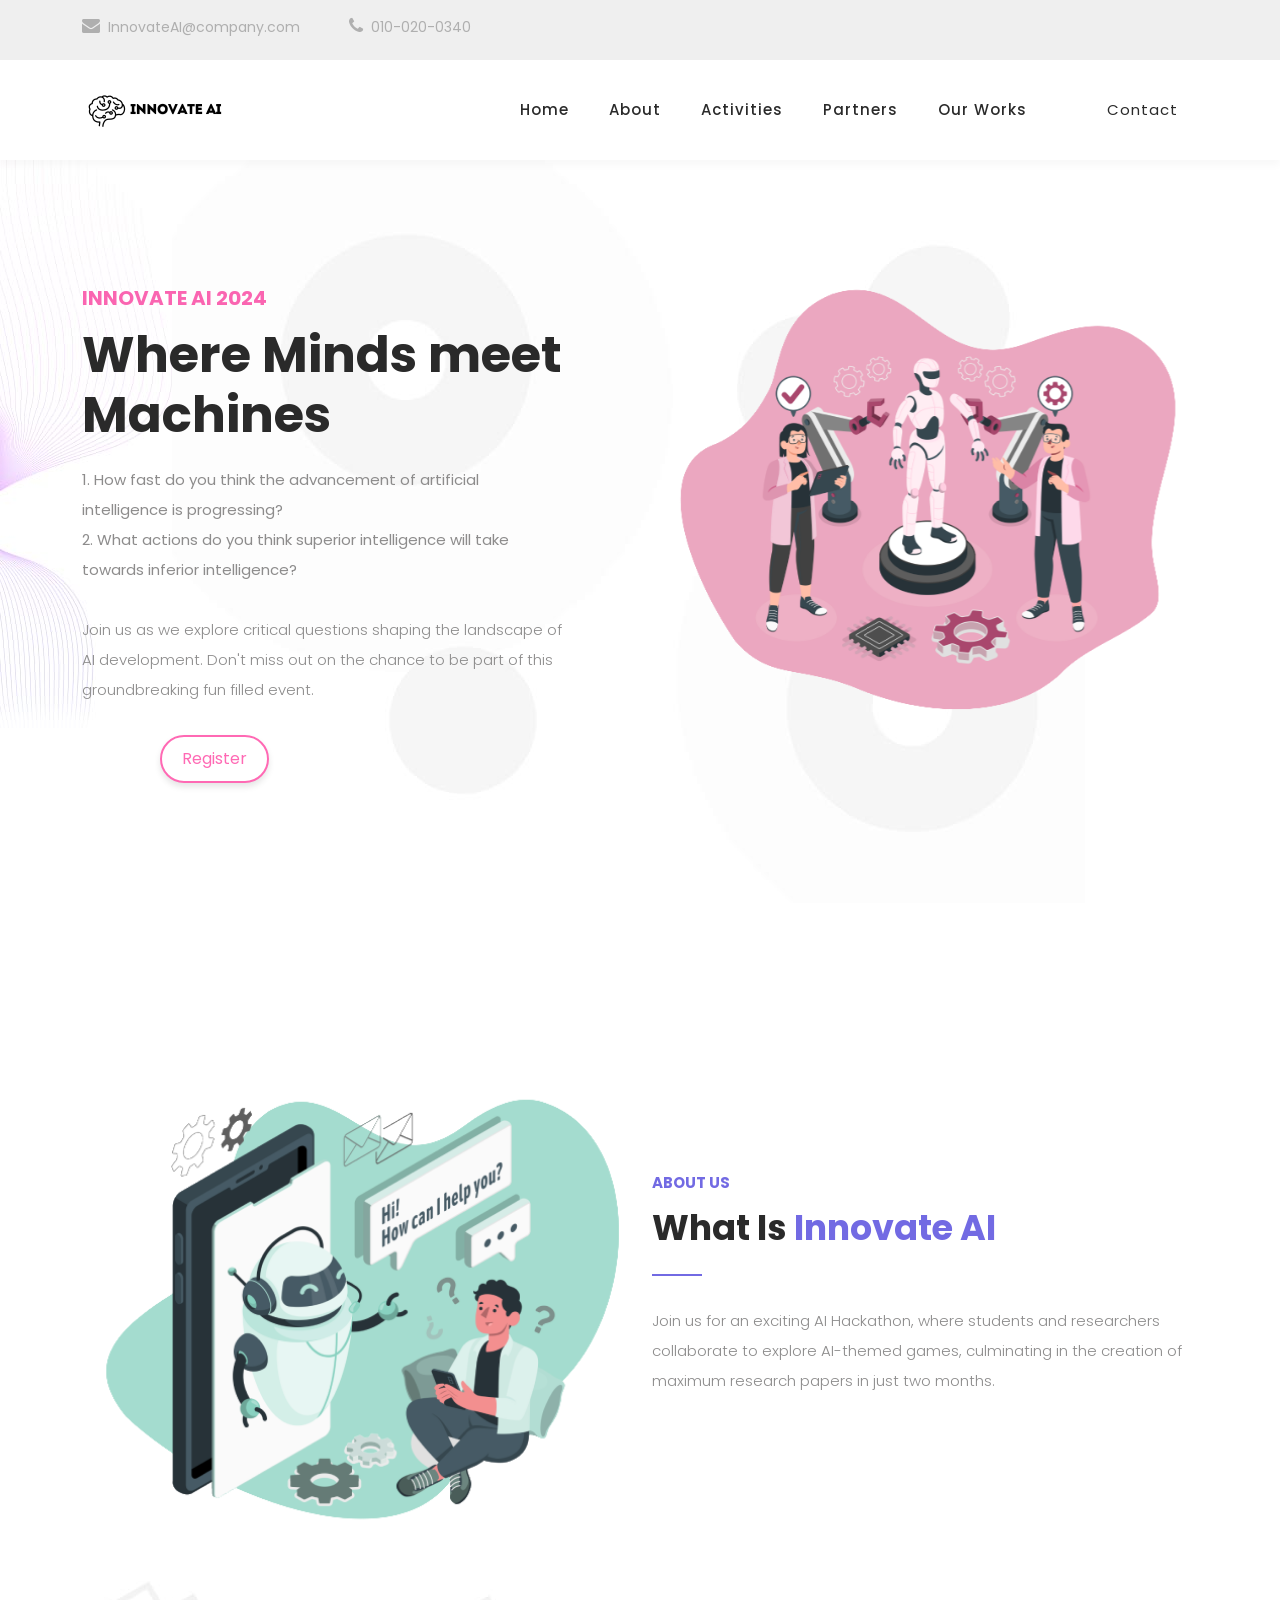
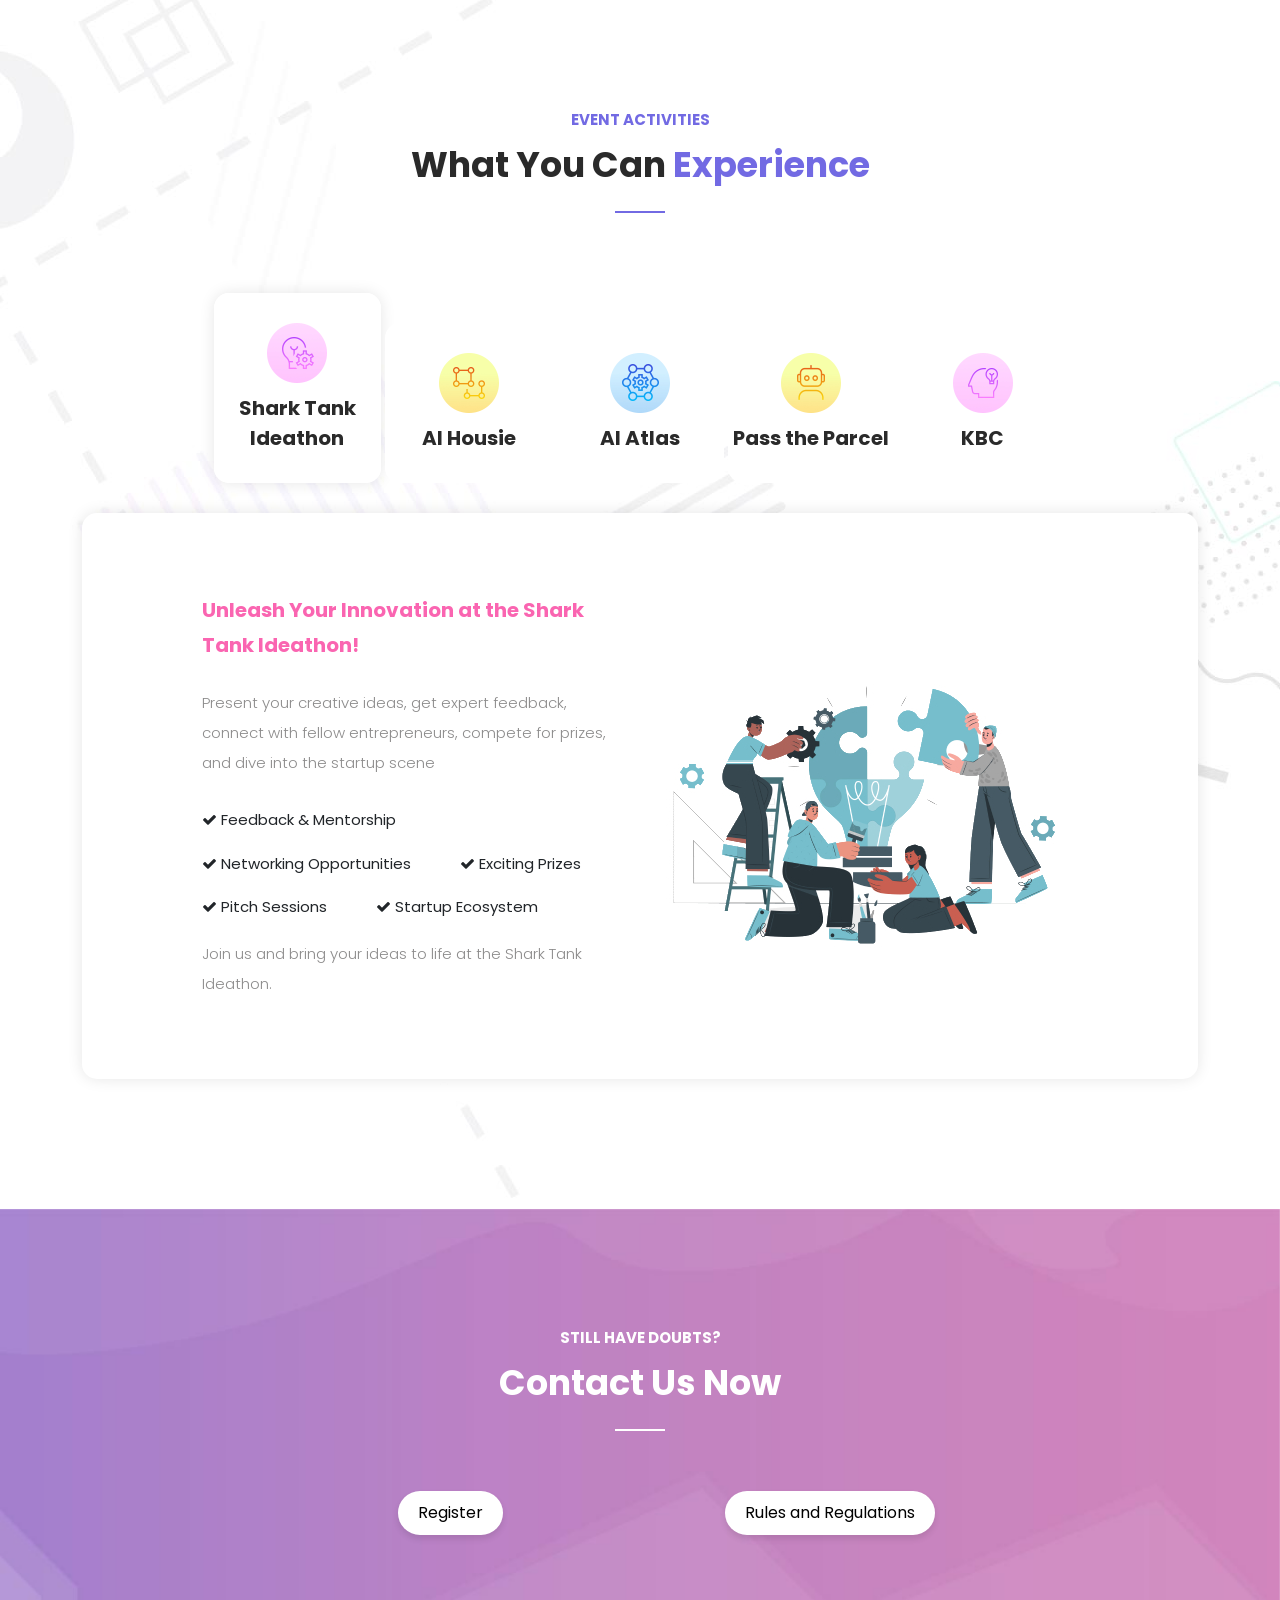
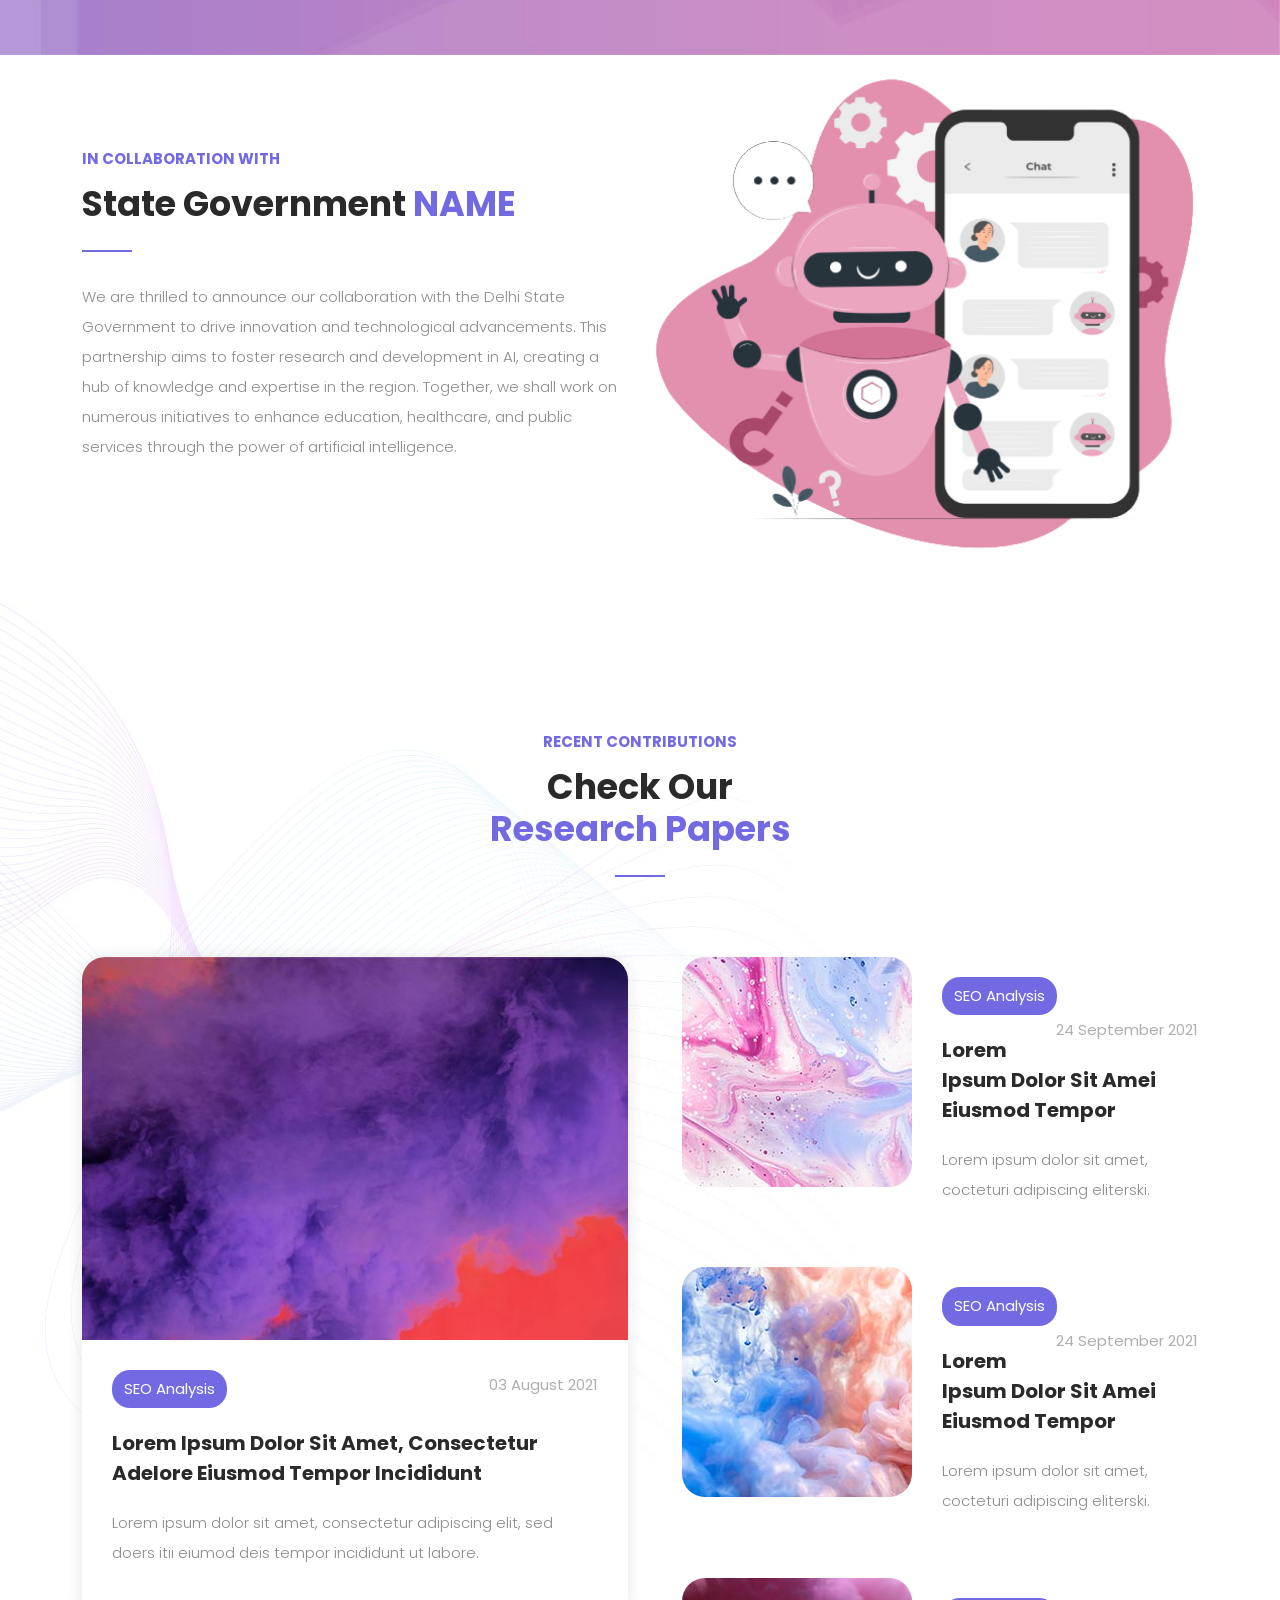
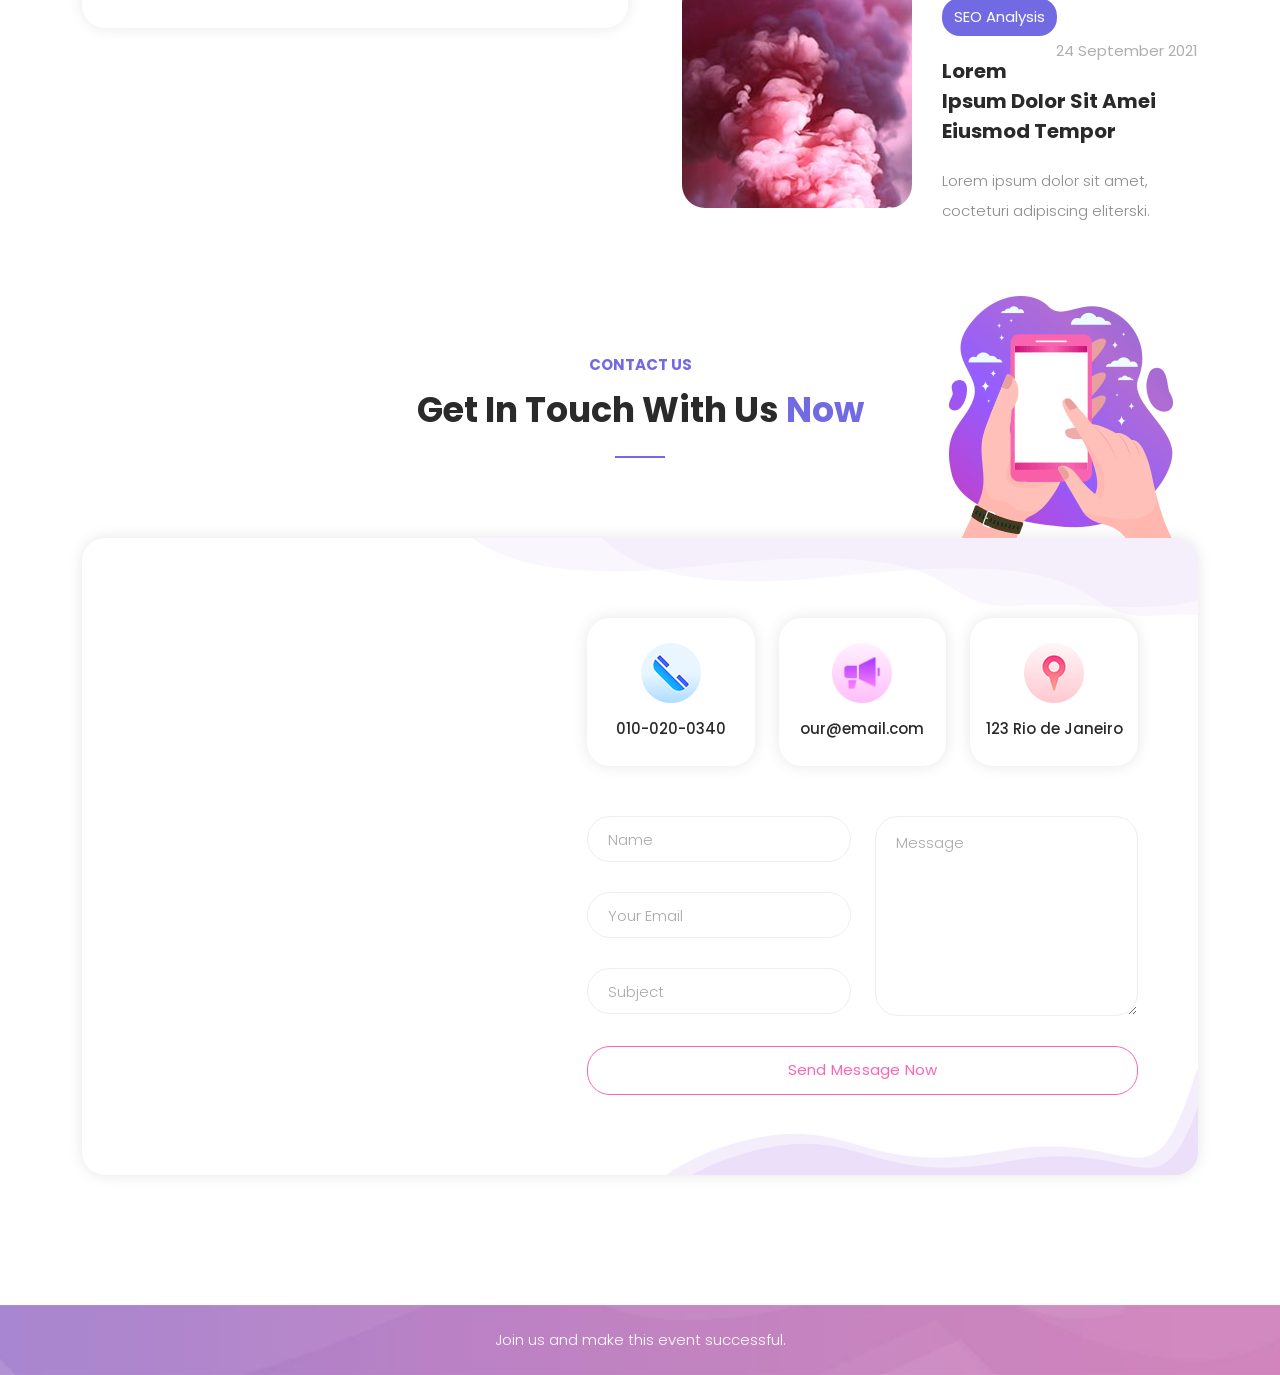
<file: index.html>
<!DOCTYPE html>
<html lang="en">

  <head>

    <meta charset="UTF-8">
    <meta name="viewport" content="width=device-width, initial-scale=1, shrink-to-fit=no">
    <meta name="description" content="">
    <meta name="author" content="">
    <link rel="preconnect" href="https://fonts.googleapis.com">
    <link rel="preconnect" href="https://fonts.gstatic.com" crossorigin>
    <link href="https://fonts.googleapis.com/css2?family=Poppins:wght@100;200;300;400;500;600;700;800;900&display=swap" rel="stylesheet">

    <title>Innovate AI</title>

    <!-- Bootstrap core CSS -->
    <link href="vendor/bootstrap/css/bootstrap.min.css" rel="stylesheet">


    <!-- Additional CSS Files -->
    <link rel="stylesheet" href="assets/css/fontawesome.css">
    <link rel="stylesheet" href="assets/css/templatemo-digimedia-v1.css">
    <link rel="stylesheet" href="assets/css/animated.css">
    <link rel="stylesheet" href="assets/css/owl.css">
<!--

TemplateMo 568 DigiMedia

https://templatemo.com/tm-568-digimedia

-->
  </head>

<body>

  <!-- ***** Preloader Start ***** -->
  <div id="js-preloader" class="js-preloader">
    <div class="preloader-inner">
      <span class="dot"></span>
      <div class="dots">
        <span></span>
        <span></span>
        <span></span>
      </div>
    </div>
  </div>
  <!-- ***** Preloader End ***** -->

  <!-- Pre-header Starts -->
  <div class="pre-header">
    <div class="container">
      <div class="row">
        <div class="col-lg-8 col-sm-8 col-7">
          <ul class="info">
            <li><a href="#"><i class="fa fa-envelope"></i>InnovateAI@company.com</a></li>
            <li><a href="#"><i class="fa fa-phone"></i>010-020-0340</a></li>
          </ul>
        </div>
        <div class="col-lg-4 col-sm-4 col-5">
          <!--<ul class="social-media">
            <li><a href="#"><i class="fa fa-facebook"></i></a></li>
            <li><a href="#"><i class="fa fa-behance"></i></a></li>
            <li><a href="#"><i class="fa fa-twitter"></i></a></li>
            <li><a href="#"><i class="fa fa-dribbble"></i></a></li>
          </ul>-->
        </div>
      </div>
    </div>
  </div>
  <!-- Pre-header End -->

  <!-- ***** Header Area Start ***** -->
  <header class="header-area header-sticky wow slideInDown" data-wow-duration="0.75s" data-wow-delay="0s">
    <div class="container">
      <div class="row">
        <div class="col-12">
          <nav class="main-nav">
            <!-- ***** Logo Start ***** -->
            <a href="index.html" class="logo">
              <img src="assets/images/logo-v1.png" alt=""> <!-- ***** CHANGE LOGOOOOOOOOOOO ***** -->
            </a>
            <!-- ***** Logo End ***** -->
            <!-- ***** Menu Start ***** -->
            <ul class="nav">
              <li class="scroll-to-section"><a href="#top" class="active">Home</a></li>
              <li class="scroll-to-section"><a href="#about">About</a></li>
              <li class="scroll-to-section"><a href="#services">Activities</a></li>
              <li class="scroll-to-section"><a href="#portfolio">Partners</a></li>
              <li class="scroll-to-section"><a href="#blog">Our Works</a></li>
              <li class="scroll-to-section"><a href="#contact">Contact</a></li> 
              <!--<li class="scroll-to-section"><div class="border-first-button"><a href="#contact">Free Quote</a></div></li> -->
            </ul>        
            <a class='menu-trigger'>
                <span>Menu</span>
            </a>
            <!-- ***** Menu End ***** -->
          </nav>
        </div>
      </div>
    </div>
  </header>
  <!-- ***** Header Area End ***** -->

  <div class="main-banner wow fadeIn" id="top" data-wow-duration="1s" data-wow-delay="0.5s">
    <div class="container">
      <div class="row">
        <div class="col-lg-12">
          <div class="row">
            <div class="col-lg-6 align-self-center">
              <div class="left-content show-up header-text wow fadeInLeft" data-wow-duration="1s" data-wow-delay="1s">
                <div class="row">
                  <div class="col-lg-12">
                    <h6>INNOVATE AI 2024</h6>
                    <h2>Where Minds meet Machines</h2>
                    <p><b>1. How fast do you think the advancement of artificial intelligence is progressing?<br>
                       2. What actions do you think superior intelligence will take towards inferior intelligence?</b><br><br>
                       Join us as we explore critical questions shaping the landscape of AI development.  Don't miss out on the 
                       chance to be part of this groundbreaking fun filled event. </p>
                  </div>
                  <div class="col-lg-12">
                    <div class="col-lg-6 col-sm-6 text-center">
                      <a href="https://your-google-form-link-here" target="_blank" class="styled-button pink-button">Register</a> <!-- ***** UPDATE LINKKKKKKKK ***** -->
                    </div>
                  </div>
                </div>
              </div>
            </div>
            <div class="col-lg-6">
              <div class="right-image wow fadeInRight" data-wow-duration="1s" data-wow-delay="0.5s">
                <img src="assets/images/slider-dec.png" alt="">
              </div>
            </div>
          </div>
        </div>
      </div>
    </div>
  </div>
  <style>
  .styled-button.pink-button {
    color: #ff69b4; /* Pink text color */
    border: 2px solid #ff69b4; /* Pink border */
  }
  
  .styled-button.pink-button:hover {
    background-color: #ff69b4; /* Pink background on hover */
    color: #fff; /* White text on hover */
  }
</style>

  <div id="about" class="about section">
    <div class="container">
      <div class="row">
        <div class="col-lg-12">
          <div class="row">
            <div class="col-lg-6">
              <div class="about-left-image  wow fadeInLeft" data-wow-duration="1s" data-wow-delay="0.5s">
                <img src="assets/images/about-dec.png" alt="">
              </div>
            </div>
            <div class="col-lg-6 align-self-center  wow fadeInRight" data-wow-duration="1s" data-wow-delay="0.5s">
              <div class="about-right-content">
                <div class="section-heading">
                  <h6>About Us</h6>
                  <h4>What is <em>Innovate AI</em></h4>
                  <div class="line-dec"></div>
                </div>
                <p> Join us for an exciting AI Hackathon, where students and researchers collaborate to explore
                  AI-themed games, culminating in the creation of maximum research papers in just two months.
                </p>
                <!--<div class="row">
                  <div class="col-lg-4 col-sm-4">
                    <div class="skill-item first-skill-item wow fadeIn" data-wow-duration="1s" data-wow-delay="0s">
                      <div class="progress" data-percentage="90">
                        <span class="progress-left">
                          <span class="progress-bar"></span>
                        </span>
                        <span class="progress-right">
                          <span class="progress-bar"></span>
                        </span>
                        <div class="progress-value">
                          <div>
                            90%<br>
                            <span>Coding</span>
                          </div>
                        </div>
                      </div>
                    </div>
                  </div>
                  <div class="col-lg-4 col-sm-4">
                    <div class="skill-item second-skill-item wow fadeIn" data-wow-duration="1s" data-wow-delay="0s">
                      <div class="progress" data-percentage="80">
                        <span class="progress-left">
                          <span class="progress-bar"></span>
                        </span>
                        <span class="progress-right">
                          <span class="progress-bar"></span>
                        </span>
                        <div class="progress-value">
                          <div>
                            80%<br>
                            <span>Photoshop</span>
                          </div>
                        </div>
                      </div>
                    </div>
                  </div>
                  <div class="col-lg-4 col-sm-4">
                    <div class="skill-item third-skill-item wow fadeIn" data-wow-duration="1s" data-wow-delay="0s">
                      <div class="progress" data-percentage="80">
                        <span class="progress-left">
                          <span class="progress-bar"></span>
                        </span>
                        <span class="progress-right">
                          <span class="progress-bar"></span>
                        </span>
                        <div class="progress-value">
                          <div>
                            80%<br>
                            <span>Animation</span>
                          </div>
                        </div>
                      </div>
                    </div>
                  </div>
                </div> -->
              </div>
            </div>
          </div>
        </div>
      </div>
    </div>
  </div>

  <div id="services" class="services section">
    <div class="container">
      <div class="row">
        <div class="col-lg-12">
          <div class="section-heading  wow fadeInDown" data-wow-duration="1s" data-wow-delay="0.5s">
            <h6>Event Activities</h6>
            <h4>What you can<em>  experience</em></h4>
            <div class="line-dec"></div>
          </div>
        </div>
        <div class="col-lg-12">
          <div class="naccs">
            <div class="grid">
              <div class="row">
                <div class="col-lg-12">
                  <div class="menu">
                    <div class="first-thumb active">
                      <div class="thumb">
                        <span class="icon"><img src="assets/images/first.jpg" alt=""></span>
                        Shark Tank Ideathon
                      </div>
                    </div>
                    <div>
                      <div class="thumb">                 
                        <span class="icon"><img src="assets/images/second.jpg" alt=""></span>
                        AI Housie
                      </div>
                    </div>
                    <div>
                      <div class="thumb">                 
                        <span class="icon"><img src="assets/images/third.jpg" alt=""></span>
                        AI Atlas
                      </div>
                    </div>
                    <div>
                      <div class="thumb">                 
                        <span class="icon"><img src="assets/images/fourth.jpg" alt=""></span>
                        Pass the Parcel
                      </div>
                    </div>
                    <div class="last-thumb">
                      <div class="thumb">                 
                        <span class="icon"><img src="assets/images/fifth.jpg" alt=""></span>
                        KBC
                      </div>
                    </div>
                  </div>
                </div> 
                <div class="col-lg-12">
                  <ul class="nacc">
                    <li class="active">
                      <div>
                        <div class="thumb">
                          <div class="row">
                            <div class="col-lg-6 align-self-center">
                              <div class="left-text">
                                <h4> Unleash Your Innovation at the Shark Tank Ideathon!</h4>
                                <p>Present your creative ideas, get expert feedback, connect with fellow entrepreneurs, 
                                   compete for prizes, and dive into the startup scene</p>
                                <div class="ticks-list"><span><i class="fa fa-check"></i> Feedback & Mentorship</span> <span><i class="fa fa-check"></i> Networking Opportunities</span> <span><i class="fa fa-check"></i> Exciting Prizes</span>
                                  <span><i class="fa fa-check"></i> Pitch Sessions</span> <span><i class="fa fa-check"></i> Startup Ecosystem</span> </div>
                                <p>Join us and bring your ideas to life at the Shark Tank Ideathon.</p>
                              </div>
                            </div>
                            <div class="col-lg-6 align-self-center">
                              <div class="right-image">
                                <img src="assets/images/services-image.jpg" alt="">
                              </div>
                            </div>
                          </div>
                        </div>
                      </div>
                    </li>
                    <li>
                      <div>
                        <div class="thumb">
                          <div class="row">
                            <div class="col-lg-6 align-self-center">
                              <div class="left-text">
                                <h4>Housie Where Innovation Meets Fun</h4>
                                <p>Experience the thrill of Housie with a twist! Get tickets filled with AI-related concepts upon registration.</p>
                                <div class="ticks-list"><span><i class="fa fa-check"></i> AI-themed Grids</span> <span><i class="fa fa-check"></i> Engaging Gameplay</span> <span><i class="fa fa-check"></i> Exciting Prizes</span>
                                  <span><i class="fa fa-check"></i> Knowledge gain</span> <span><i class="fa fa-check"></i> Fact Check</span></div>
                                <p>Join us for a unique AI Housie experience.</p>
                              </div>
                            </div>
                            <div class="col-lg-6 align-self-center">
                              <div class="right-image">
                                <img src="assets/images/services-image-02.jpg" alt="">
                              </div>
                            </div>
                          </div>
                        </div>
                      </div>
                    </li>
                    <li>
                      <div>
                        <div class="thumb">
                          <div class="row">
                            <div class="col-lg-6 align-self-center">
                              <div class="left-text">
                                <h4>AI Atlas: Expand Your AI Knowledge with Fun</h4>
                                <p>Participants take turns naming AI-related terms, concepts, or applications that start with the last letter of the previous term. </p>
                                <div class="ticks-list"><span><i class="fa fa-check"></i> Turn-based Gameplay</span> <span><i class="fa fa-check"></i> Educational and Fun</span> <span><i class="fa fa-check"></i> AI Vocabulary</span>
                                  <span><i class="fa fa-check"></i> Exciting Prizes</span> <span><i class="fa fa-check"></i> Fun and Competitive</span></div>
                                <p>Join us for AI Atlas and broaden your AI knowledge in an exciting and interactive way.</p>
                              </div>
                            </div>
                            <div class="col-lg-6 align-self-center">
                              <div class="right-image">
                                <img src="assets/images/services-image-03.jpg" alt="">
                              </div>
                            </div>
                          </div>
                        </div>
                      </div>
                    </li>
                    <li>
                      <div>
                        <div class="thumb">
                          <div class="row">
                            <div class="col-lg-6 align-self-center">
                              <div class="left-text">
                                <h4>Pass your Knowlwdge </h4>
                                <p>As the parcel is passed around, participants answer AI-related questions or complete fun challenges when the music stops. This game combines learning and excitement, 
                                encouraging everyone to enhance their AI knowledge in an engaging way.</p>
                                <div class="ticks-list"><span><i class="fa fa-check"></i> Fun Challenges</span> <span><i class="fa fa-check"></i> Learning and Engagement</span> <span><i class="fa fa-check"></i> Interactive and Exciting</span>
                                  <span><i class="fa fa-check"></i> Exciting Prizes</span> <span><i class="fa fa-check"></i> Challenging</span></div>
                                <p>Join us for AI Pass the Parcel and discover AI in a fun, dynamic setting.</p>
                              </div>
                            </div>
                            <div class="col-lg-6 align-self-center">
                              <div class="right-image">
                                <img src="assets/images/services-image-04.jpg" alt="">
                              </div>
                            </div>
                          </div>
                        </div>
                      </div>
                    </li>
                    <li>
                      <div>
                        <div class="thumb">
                          <div class="row">
                            <div class="col-lg-6 align-self-center">
                              <div class="left-text">
                                <h4>Test Your Knowledge and Win Big</h4>
                                <p>This is our take on the classic quiz show KBC. Participants answer AI-related questions of increasing difficulty, using lifelines when needed.</p>
                                <div class="ticks-list"><span><i class="fa fa-check"></i> Lifelines for Assistance</span> <span><i class="fa fa-check"></i> Competitive Levels</span> <span><i class="fa fa-check"></i> Exciting Prizes</span>
                                  <span><i class="fa fa-check"></i> AI Hot seat</span> <span><i class="fa fa-check"></i> Quiz</span></div>
                                <p>Join us for AI KBC and challenge yourself to become an AI crorepati</p>
                              </div>
                            </div>
                            <div class="col-lg-6 align-self-center">
                              <div class="right-image">
                                <img src="assets/images/kbc.jpg" alt="">
                              </div>
                            </div>
                          </div>
                        </div>
                      </div>
                    </li>
                  </ul>
                </div>          
              </div>
            </div>
          </div>
        </div>
      </div>
    </div>
  </div>

  
  <!--<div id="free-quote" class="free-quote">
    <div class="container">
      <div class="row">
        <div class="col-lg-4 offset-lg-4">
          <div class="section-heading  wow fadeIn" data-wow-duration="1s" data-wow-delay="0.3s">
            <h6>Still have Doubts?</h6>
            <h4>Contact Us Now</h4>
            <div class="line-dec"></div>
          </div>
        </div>
        <div class="col-lg-8 offset-lg-2  wow fadeIn" data-wow-duration="1s" data-wow-delay="0.8s">
          <form id="search" action="#" method="GET">
            <div class="row">
              <div class="col-lg-4 col-sm-4">
                <fieldset>
                  <input type="text" name="text" class="website" placeholder="Your name" autocomplete="on" required>
                </fieldset>
              </div>
              <div class="col-lg-4 col-sm-4">
                <fieldset>
                  <input type="address" name="address" class="email" placeholder="Email Address" autocomplete="on" required>
                </fieldset>
              </div>
              <div class="col-lg-4 col-sm-4">
                <fieldset>
                  <button type="submit" class="main-button">Submit</button>
                </fieldset>
              </div>
            </div>
          </form>
        </div>
      </div>
    </div>
  </div>-->
  <div id="free-quote" class="free-quote">
    <div class="container">
      <div class="row">
        <div class="col-lg-4 offset-lg-4">
          <div class="section-heading wow fadeIn" data-wow-duration="1s" data-wow-delay="0.3s">
            <h6>Still have Doubts?</h6>
            <h4>Contact Us Now</h4>
            <div class="line-dec"></div>
          </div>
        </div>
        <div class="col-lg-8 offset-lg-2 wow fadeIn" data-wow-duration="1s" data-wow-delay="0.8s">
          <div class="row">
            <div class="col-lg-6 col-sm-6 text-center">
              <a href="https://your-google-form-link-here" target="_blank" class="styled-button">Register</a>
            </div>
            <div class="col-lg-6 col-sm-6 text-center">
              <a href="assets/documents/rules-and-regulations.pdf" target="_blank" class="styled-button">Rules and Regulations</a>
            </div>
          </div>
        </div>
      </div>
    </div>
  </div>
  
  <style>
  .styled-button {
    display: inline-block;
    padding: 10px 20px;
    font-size: 16px;
    color: black;
    background-color: white;
    border-radius: 25px;
    box-shadow: 0 4px 6px rgba(0, 0, 0, 0.1);
    text-decoration: none;
    transition: background-color 0.3s ease, box-shadow 0.3s ease;
  }
  
  .styled-button:hover {
    background-color: #f0f0f0;
    box-shadow: 0 6px 8px rgba(0, 0, 0, 0.15);
  }
  </style>
  



  <div id="portfolio" class="about section">
    <div class="container">
      <div class="row">
        <div class="col-lg-12">
          <div class="row">
            <div class="col-lg-6 align-self-center wow fadeInLeft" data-wow-duration="1s" data-wow-delay="0.5s">
              <div class="about-right-content">
                <div class="section-heading">
                  <h6>In Collaboration with </h6>
                  <h4>State Government <em> NAME</em></h4>
                  <div class="line-dec"></div>
                </div>
                <p> We are thrilled to announce our collaboration with the Delhi State Government to drive innovation 
                  and technological advancements. This partnership aims to foster research and development in AI, creating a 
                  hub of knowledge and expertise in the region. Together, we shall work on numerous initiatives to 
                  enhance education, healthcare, and public services through the power of artificial intelligence.
                </p>
              </div>
            </div>
            <div class="col-lg-6">
              <div class="about-left-image wow fadeInRight" data-wow-duration="1s" data-wow-delay="0.5s">
                <img src="assets/images/last.jpg" alt="">
              </div>
            </div>
          </div>
        </div>
      </div>
    </div>
  </div>


    <!--<div id="about" class="about section">
      <div class="container">
        <div class="row">
          <div class="col-lg-12">
            <div class="row">
              <div class="col-lg-6">
                <div class="about-left-image  wow fadeInLeft" data-wow-duration="1s" data-wow-delay="0.5s">
                  <img src="assets/images/about-dec.png" alt="">
                </div>
              </div>
              <div class="col-lg-6 align-self-center  wow fadeInRight" data-wow-duration="1s" data-wow-delay="0.5s">
                <div class="about-right-content">
                  <div class="section-heading">
                    <h6>About Us</h6>
                    <h4>What is <em>Innovate AI</em></h4>
                    <div class="line-dec"></div>
                  </div>
                  <p> Join us for an exciting AI Hackathon, where students and researchers collaborate to explore
                    AI-themed games, culminating in the creation of maximum research papers in just two months.
                  </p>
                </div>
              </div>
            </div>
          </div>
        </div>
      </div>
    </div>

    <div class="container-fluid wow fadeIn" data-wow-duration="1s" data-wow-delay="0.7s">
      <div class="row">
        <div class="col-lg-12">
          <div class="loop owl-carousel">
            <div class="item">
              <a href="#">
                <div class="portfolio-item">
                <div class="thumb">
                  <img src="assets/images/portfolio-01.jpg" alt="">
                </div>
                <div class="down-content">
                  <h4>Website Builder</h4>
                  <span>Marketing</span>
                </div>
              </div>
              </a>  
            </div>
            <div class="item">
              <a href="#">
                <div class="portfolio-item">
                <div class="thumb">
                  <img src="assets/images/portfolio-01.jpg" alt="">
                </div>
                <div class="down-content">
                  <h4>Website Builder</h4>
                  <span>Marketing</span>
                </div>
              </div>
              </a>  
            </div>
            <div class="item">
              <a href="#">
                <div class="portfolio-item">
                <div class="thumb">
                  <img src="assets/images/portfolio-02.jpg" alt="">
                </div>
                <div class="down-content">
                  <h4>Website Builder</h4>
                  <span>Marketing</span>
                </div>
              </div>
              </a>  
            </div>
            <div class="item">
              <a href="#">
                <div class="portfolio-item">
                <div class="thumb">
                  <img src="assets/images/portfolio-03.jpg" alt="">
                </div>
                <div class="down-content">
                  <h4>Website Builder</h4>
                  <span>Marketing</span>
                </div>
              </div>
              </a>  
            </div>
            <div class="item">
              <a href="#">
                <div class="portfolio-item">
                <div class="thumb">
                  <img src="assets/images/portfolio-04.jpg" alt="">
                </div>
                <div class="down-content">
                  <h4>Website Builder</h4>
                  <span>Marketing</span>
                </div>
              </div>
              </a>  
            </div>
          </div>
        </div>
      </div>
    </div>-->
  
  
  <div id="blog" class="blog">
    <div class="container">
      <div class="row">
        <div class="col-lg-4 offset-lg-4  wow fadeInDown" data-wow-duration="1s" data-wow-delay="0.3s">
          <div class="section-heading">
            <h6>Recent contributions</h6>
            <h4>Check Our<em> Research papers</em></h4>
            <div class="line-dec"></div>
          </div>
        </div>
        <div class="col-lg-6 show-up wow fadeInUp" data-wow-duration="1s" data-wow-delay="0.3s">
          <div class="blog-post">
            <div class="thumb">
              <a href="#"><img src="assets/images/blog-post-01.jpg" alt=""></a>
            </div>
            <div class="down-content">
              <span class="category">SEO Analysis</span>
              <span class="date">03 August 2021</span>
              <a href="#"><h4>Lorem Ipsum Dolor Sit Amet, Consectetur Adelore
                Eiusmod Tempor Incididunt</h4></a>
              <p>Lorem ipsum dolor sit amet, consectetur adipiscing elit, sed doers itii eiumod deis tempor incididunt ut labore.</p>
              <!--<span class="author"><img src="assets/images/author-post.jpg" alt="">By: Andrea Mentuzi</span>
              <div class="border-first-button"><a href="#">Discover More</a></div>-->
            </div>
          </div>
        </div>
        <div class="col-lg-6 wow fadeInUp" data-wow-duration="1s" data-wow-delay="0.3s">
          <div class="blog-posts">
            <div class="row">
              <div class="col-lg-12">
                <div class="post-item">
                  <div class="thumb">
                    <a href="#"><img src="assets/images/blog-post-02.jpg" alt=""></a>
                  </div>
                  <div class="right-content">
                    <span class="category">SEO Analysis</span>
                    <span class="date">24 September 2021</span>
                    <a href="#"><h4>Lorem Ipsum Dolor Sit Amei Eiusmod Tempor</h4></a>
                    <p>Lorem ipsum dolor sit amet, cocteturi adipiscing eliterski.</p>
                  </div>
                </div>
              </div>
              <div class="col-lg-12">
                <div class="post-item">
                  <div class="thumb">
                    <a href="#"><img src="assets/images/blog-post-03.jpg" alt=""></a>
                  </div>
                  <div class="right-content">
                    <span class="category">SEO Analysis</span>
                    <span class="date">24 September 2021</span>
                    <a href="#"><h4>Lorem Ipsum Dolor Sit Amei Eiusmod Tempor</h4></a>
                    <p>Lorem ipsum dolor sit amet, cocteturi adipiscing eliterski.</p>
                  </div>
                </div>
              </div>
              <div class="col-lg-12">
                <div class="post-item last-post-item">
                  <div class="thumb">
                    <a href="#"><img src="assets/images/blog-post-04.jpg" alt=""></a>
                  </div>
                  <div class="right-content">
                    <span class="category">SEO Analysis</span>
                    <span class="date">24 September 2021</span>
                    <a href="#"><h4>Lorem Ipsum Dolor Sit Amei Eiusmod Tempor</h4></a>
                    <p>Lorem ipsum dolor sit amet, cocteturi adipiscing eliterski.</p>
                  </div>
                </div>
              </div>
            </div>
          </div>
        </div>
      </div>
    </div>
  </div>  

  <div id="contact" class="contact-us section">
    <div class="container">
      <div class="row">
        <div class="col-lg-6 offset-lg-3">
          <div class="section-heading wow fadeIn" data-wow-duration="1s" data-wow-delay="0.5s">
            <h6>Contact Us</h6>
            <h4>Get In Touch With Us <em>Now</em></h4>
            <div class="line-dec"></div>
          </div>
        </div>
        <div class="col-lg-12 wow fadeInUp" data-wow-duration="0.5s" data-wow-delay="0.25s">
          <form id="contact" action="" method="post">
            <div class="row">
              <div class="col-lg-12">
                <div class="contact-dec">
                  <img src="assets/images/contact-dec.png" alt="">
                </div>
              </div>
              <div class="col-lg-5">
                <div id="map">
                  <iframe src="https://maps.google.com/maps?q=Av.+L%C3%BAcio+Costa,+Rio+de+Janeiro+-+RJ,+Brazil&t=&z=13&ie=UTF8&iwloc=&output=embed" width="100%" height="636px" frameborder="0" style="border:0" allowfullscreen></iframe>
                </div>
              </div>
              <div class="col-lg-7">
                <div class="fill-form">
                  <div class="row">
                    <div class="col-lg-4">
                      <div class="info-post">
                        <div class="icon">
                          <img src="assets/images/phone-icon.png" alt="">
                          <a href="#">010-020-0340</a>
                        </div>
                      </div>
                    </div>
                    <div class="col-lg-4">
                      <div class="info-post">
                        <div class="icon">
                          <img src="assets/images/email-icon.png" alt="">
                          <a href="#">our@email.com</a>
                        </div>
                      </div>
                    </div>
                    <div class="col-lg-4">
                      <div class="info-post">
                        <div class="icon">
                          <img src="assets/images/location-icon.png" alt="">
                          <a href="#">123 Rio de Janeiro</a>
                        </div>
                      </div>
                    </div>
                    <div class="col-lg-6">
                      <fieldset>
                        <input type="name" name="name" id="name" placeholder="Name" autocomplete="on" required>
                      </fieldset>
                      <fieldset>
                        <input type="text" name="email" id="email" pattern="[^ @]*@[^ @]*" placeholder="Your Email" required="">
                      </fieldset>
                      <fieldset>
                        <input type="subject" name="subject" id="subject" placeholder="Subject" autocomplete="on">
                      </fieldset>
                    </div>
                    <div class="col-lg-6">
                      <fieldset>
                        <textarea name="message" type="text" class="form-control" id="message" placeholder="Message" required=""></textarea>  
                      </fieldset>
                    </div>
                    <div class="col-lg-12">
                      <fieldset>
                        <button type="submit" id="form-submit" class="main-button ">Send Message Now</button>
                      </fieldset>
                    </div>
                  </div>
                </div>
              </div>
            </div>
          </form>
        </div>
      </div>
    </div>
  </div>

  <footer>
    <div class="container">
      <div class="row">
        <div class="col-lg-12">
          <p>Join us and make this event successful.</p>
        </div>
      </div>
    </div>
  </footer>


  <!-- Scripts -->
  <script src="vendor/jquery/jquery.min.js"></script>
  <script src="vendor/bootstrap/js/bootstrap.bundle.min.js"></script>
  <script src="assets/js/owl-carousel.js"></script>
  <script src="assets/js/animation.js"></script>
  <script src="assets/js/imagesloaded.js"></script>
  <script src="assets/js/custom.js"></script>

</body>
</html>
</file>
<file: assets/css/templatemo-digimedia-v1.css>
/*

TemplateMo 568 DigiMedia

https://templatemo.com/tm-568-digimedia

*/

/* ---------------------------------------------
Table of contents
------------------------------------------------
01. font & reset css
02. reset
03. global styles
04. header
05. banner
06. features
07. testimonials
08. contact
09. footer
10. preloader
11. search
12. portfolio

--------------------------------------------- */
/* 
---------------------------------------------
font & reset css
--------------------------------------------- 
*/
/* 
---------------------------------------------
reset
--------------------------------------------- 
*/
html, body, div, span, applet, object, iframe, h1, h2, h3, h4, h5, h6, p, blockquote, div
pre, a, abbr, acronym, address, big, cite, code, del, dfn, em, font, img, ins, kbd, q,
s, samp, small, strike, strong, sub, sup, tt, var, b, u, i, center, dl, dt, dd, ol, ul, li,
figure, header, nav, section, article, aside, footer, figcaption {
  margin: 0;
  padding: 0;
  border: 0;
  outline: 0;
}

/* clear fix */
.grid:after {
  content: '';
  display: block;
  clear: both;
}

/* ---- .grid-item ---- */

.grid-sizer,
.grid-item {
  width: 50%;
}

.grid-item {
  float: left;
}

.grid-item img {
  display: block;
  max-width: 100%;
}

.clearfix:after {
  content: ".";
  display: block;
  clear: both;
  visibility: hidden;
  line-height: 0;
  height: 0;
}

.clearfix {
  display: inline-block;
}

html[xmlns] .clearfix {
  display: block;
}

* html .clearfix {
  height: 1%;
}

ul, li {
  padding: 0;
  margin: 0;
  list-style: none;
}

header, nav, section, article, aside, footer, hgroup {
  display: block;
}

* {
  box-sizing: border-box;
}

html, body {
  font-family: 'Poppins', sans-serif;
  font-weight: 400;
  background-color: #fff;
  -ms-text-size-adjust: 100%;
  -webkit-font-smoothing: antialiased;
  -moz-osx-font-smoothing: grayscale;
}

a {
  text-decoration: none !important;
}

h1, h2, h3, h4, h5, h6 {
  margin-top: 0px;
  margin-bottom: 0px;
}

ul {
  margin-bottom: 0px;
}

p {
  font-size: 15px;
  line-height: 30px;
  font-weight: 300;
  color: #8d8c8c;
}

img {
  width: 100%;
  overflow: hidden;
}

/* 
---------------------------------------------
global styles
--------------------------------------------- 
*/
html,
body {
  background: #fff;
  font-family: 'Poppins', sans-serif;
}

::selection {
  background: #fa65b1;
  color: #fff !important;
}

::-moz-selection {
  background: #fa65b1;
  color: #fff !important;
}

@media (max-width: 991px) {
  html, body {
    overflow-x: hidden;
  }
  .mobile-top-fix {
    margin-top: 30px;
    margin-bottom: 0px;
  }
  .mobile-bottom-fix {
    margin-bottom: 30px;
  }
  .mobile-bottom-fix-big {
    margin-bottom: 60px;
  }
}

.page-section {
  margin-top: 120px;
}

.section-heading {
  position: relative;
  z-index: 2;
}

.section-heading h6 {
  font-size: 15px;
  font-weight: 700;
  color: #726ae3;
  text-transform: uppercase;
  margin-bottom: 15px;
}

.section-heading h4 {
  color: #2a2a2a;
  font-size: 35px;
  font-weight: 700;
  text-transform: capitalize;
  margin-bottom: 25px;
}

.section-heading h4 em {
  font-style: normal;
  color: #726ae3;
}

.section-heading .line-dec {
  width: 50px;
  height: 2px;
  background-color: #726ae3;
}

.border-first-button a {
  display: inline-block !important;
  padding: 10px 20px !important;
  color: #fa65b1 !important;
  border: 1px solid #fa65b1 !important;
  border-radius: 23px;
  font-weight: 500 !important;
  letter-spacing: 0.3px !important;
  transition: all .5s;
}

.border-first-button a:hover {
  background-color: #fa65b1;
  color: #fff !important;
}


/* 
---------------------------------------------
intro
--------------------------------------------- 
*/


.intro-banner {
  text-align: center;
  padding-top: 200px;margin-bottom: 100px;
  position: relative;
}

.intro-banner:after {
  content: '';
  background-image: url(../images/slider-left-dec.jpg);
  background-repeat: no-repeat;
  position: absolute;
  left: 0;
  top: 0px;
  width: 262px;
  height: 625px;
  z-index: 1;
}
/*
.intro-banner:before {
  content: '';
  background-image: url(../images/slider-right-dec.jpg);
  background-repeat: no-repeat;
  position: absolute;
  right: 0;
  top: 0px;
  width: 1159px;
  height: 797px;
  z-index: 2;
}
*/

.intro-banner img {
  max-width: 152px;
  margin-bottom: 30px;
}

.intro-banner h1 {
  font-size: 36px;
  font-weight: 600;
  text-transform: uppercase;
  margin-bottom: 30px;
  position: relative; 
  z-index: 2;
}

.intro-banner h4 {
  font-size: 20px;
  text-transform: capitalize;
  font-weight: 400;
  margin-bottom: 20px;
  position: relative; 
  z-index: 2;
}

.intro-banner a {
  display: inline-block !important;
  padding: 10px 20px !important;
  color: #fa65b1 !important;
  border: 1px solid #fa65b1 !important;
  border-radius: 23px;
  font-weight: 500 !important;
  letter-spacing: 0.3px !important;
  transition: all .5s;
  position: relative; 
  z-index: 2;
}

.intro-banner a:hover {
  background-color: #fa65b1;
  color: #fff !important;
}

.demos {
  padding-top: 60px;
}

.demo-item {
  position: relative;
  z-index: 2;
}

.demos img {
  transition: all .5s;
  border-radius: 23px;
}

.demos img:hover {
  opacity: 1;
  box-shadow: 0px 0px 15px rgba(0,0,0,0.25);
}

.demos h4 {
  text-align: center;
  font-size: 20px;
  margin-top: 30px;
  font-weight: 700;
  text-transform: uppercase;
}


/* 
---------------------------------------------
header
--------------------------------------------- 
*/

.pre-header {
  background-color: #efefef;
  height: 60px;
  padding: 15px 0px;
}

.pre-header ul li {
  display: inline-block;
}

.pre-header ul.info li {
  margin-right: 45px;
}

.pre-header ul.info li a {
  color: #afafaf;
  font-size: 14px;
  transition: all .3s;
}

.pre-header ul.info li a:hover {
  color: #fa65b1;
}

.pre-header ul.info li a i {
  font-size: 18px;
  margin-right: 8px;
}

.pre-header ul.social-media {
  text-align: right;
}

.pre-header ul.social-media li {
  margin-left: 5px;
}

.pre-header ul.social-media li a {
  background-color: #afafaf;
  color: #fff;
  display: inline-block;
  width: 30px;
  height: 30px;
  line-height: 30px;
  text-align: center;
  border-radius: 50%;
  font-size: 14px;
  transition: all .3s;
}

.pre-header ul.social-media li a:hover {
  background-color: #fa65b1;
}

.background-header {
  background-color: #fff!important;
  height: 80px!important;
  position: fixed!important;
  top: 0px;
  left: 0px;
  right: 0px;
  box-shadow: 0px 5px 8px rgba(0,0,0,0.03);
}

.background-header .logo,
.background-header .main-nav .nav li a {
  color: #fff;
}

.background-header .main-nav .nav li:hover a {
  color: #fa65b1;
}

.background-header .nav li a.active {
  position: relative;
  color: #fff;
}

.background-header .nav li a.active:after {
  position: absolute;
  width: 100%;
  height: 1px;
  background-color: #fa65b1;
  content: '';
  left: 50%;
  bottom: -20px;
  transform: translateX(-50%);
}

.background-header .nav li:last-child a.active:after {
  background-color: transparent;
}

.header-area {
  background-color: #fff;
  box-shadow: 0px 5px 8px rgba(0,0,0,0.03);
  position: absolute;
  left: 0px;
  right: 0px;
  z-index: 100;
  height: 100px;
  -webkit-transition: all .5s ease 0s;
  -moz-transition: all .5s ease 0s;
  -o-transition: all .5s ease 0s;
  transition: all .5s ease 0s;
}

.header-area .main-nav {
  min-height: 80px;
  background: transparent;
}

.header-area .main-nav .logo {
  float: left;
  -webkit-transition: all 0.3s ease 0s;
  -moz-transition: all 0.3s ease 0s;
  -o-transition: all 0.3s ease 0s;
  transition: all 0.3s ease 0s;
}

.header-area .main-nav .logo {
    line-height: 100px;
    float: left;
    -webkit-transition: all 0.3s ease 0s;
    -moz-transition: all 0.3s ease 0s;
    -o-transition: all 0.3s ease 0s;
    transition: all 0.3s ease 0s;
}

.background-header .main-nav .logo {
  line-height: 80px;
}

.background-header .main-nav .nav {
  margin-top: 20px !important;
}

.header-area .main-nav .nav {
  float: right;
  margin-top: 30px;
  margin-right: 0px;
  background-color: transparent;
  -webkit-transition: all 0.3s ease 0s;
  -moz-transition: all 0.3s ease 0s;
  -o-transition: all 0.3s ease 0s;
  transition: all 0.3s ease 0s;
  position: relative;
  z-index: 999;
}

.header-area .main-nav .nav li {
  padding-left: 20px;
  padding-right: 20px;
}

.header-area .main-nav .nav li:last-child {
  padding-right: 0px;
  padding-left: 40px;
}

.header-area .main-nav .nav li:last-child a ,
.background-header .main-nav .nav li:last-child a {
  padding: 0px 20px !important;
  font-weight: 400;
}

.header-area .main-nav .nav li:last-child a:hover ,
.background-header .main-nav .nav li:last-child a:hover {
  color: #fff !important;
}

.header-area .main-nav .nav li a {
  display: block;
  font-weight: 500;
  font-size: 15px;
  color: #2a2a2a;
  text-transform: capitalize;
  -webkit-transition: all 0.3s ease 0s;
  -moz-transition: all 0.3s ease 0s;
  -o-transition: all 0.3s ease 0s;
  transition: all 0.3s ease 0s;
  height: 40px;
  line-height: 40px;
  border: transparent;
  letter-spacing: 1px;
}

.header-area .main-nav .nav li:hover a,
.header-area .main-nav .nav li a.active {
  color: #fa65b1!important;
}

.background-header .main-nav .nav li:hover a,
.background-header .main-nav .nav li a.active {
  color: #fa65b1!important;
  opacity: 1;
}

.header-area .main-nav .nav li.submenu {
  position: relative;
  padding-right: 30px;
}

.header-area .main-nav .nav li.submenu:after {
  font-family: FontAwesome;
  content: "\f107";
  font-size: 12px;
  color: #2a2a2a;
  position: absolute;
  right: 18px;
  top: 12px;
}

.background-header .main-nav .nav li.submenu:after {
  color: #2a2a2a;
}

.header-area .main-nav .nav li.submenu ul {
  position: absolute;
  width: 200px;
  box-shadow: 0 2px 28px 0 rgba(0, 0, 0, 0.06);
  overflow: hidden;
  top: 50px;
  opacity: 0;
  transform: translateY(+2em);
  visibility: hidden;
  z-index: -1;
  transition: all 0.3s ease-in-out 0s, visibility 0s linear 0.3s, z-index 0s linear 0.01s;
}

.header-area .main-nav .nav li.submenu ul li {
  margin-left: 0px;
  padding-left: 0px;
  padding-right: 0px;
}

.header-area .main-nav .nav li.submenu ul li a {
  opacity: 1;
  display: block;
  background: #f7f7f7;
  color: #2a2a2a!important;
  padding-left: 20px;
  height: 40px;
  line-height: 40px;
  -webkit-transition: all 0.3s ease 0s;
  -moz-transition: all 0.3s ease 0s;
  -o-transition: all 0.3s ease 0s;
  transition: all 0.3s ease 0s;
  position: relative;
  font-size: 13px;
  font-weight: 400;
  border-bottom: 1px solid #eee;
}

.header-area .main-nav .nav li.submenu ul li a:hover {
  background: #fff;
  color: #fa65b1!important;
  padding-left: 25px;
}

.header-area .main-nav .nav li.submenu ul li a:hover:before {
  width: 3px;
}

.header-area .main-nav .nav li.submenu:hover ul {
  visibility: visible;
  opacity: 1;
  z-index: 1;
  transform: translateY(0%);
  transition-delay: 0s, 0s, 0.3s;
}

.header-area .main-nav .menu-trigger {
  cursor: pointer;
  display: block;
  position: absolute;
  top: 33px;
  width: 32px;
  height: 40px;
  text-indent: -9999em;
  z-index: 99;
  right: 40px;
  display: none;
}

.background-header .main-nav .menu-trigger {
  top: 23px;
}

.header-area .main-nav .menu-trigger span,
.header-area .main-nav .menu-trigger span:before,
.header-area .main-nav .menu-trigger span:after {
  -moz-transition: all 0.4s;
  -o-transition: all 0.4s;
  -webkit-transition: all 0.4s;
  transition: all 0.4s;
  background-color: #2a2a2a;
  display: block;
  position: absolute;
  width: 30px;
  height: 2px;
  left: 0;
}

.background-header .main-nav .menu-trigger span,
.background-header .main-nav .menu-trigger span:before,
.background-header .main-nav .menu-trigger span:after {
  background-color: #2a2a2a;
}

.header-area .main-nav .menu-trigger span:before,
.header-area .main-nav .menu-trigger span:after {
  -moz-transition: all 0.4s;
  -o-transition: all 0.4s;
  -webkit-transition: all 0.4s;
  transition: all 0.4s;
  background-color: #2a2a2a;
  display: block;
  position: absolute;
  width: 30px;
  height: 2px;
  left: 0;
  width: 75%;
}

.background-header .main-nav .menu-trigger span:before,
.background-header .main-nav .menu-trigger span:after {
  background-color: #2a2a2a;
}

.header-area .main-nav .menu-trigger span:before,
.header-area .main-nav .menu-trigger span:after {
  content: "";
}

.header-area .main-nav .menu-trigger span {
  top: 16px;
}

.header-area .main-nav .menu-trigger span:before {
  -moz-transform-origin: 33% 100%;
  -ms-transform-origin: 33% 100%;
  -webkit-transform-origin: 33% 100%;
  transform-origin: 33% 100%;
  top: -10px;
  z-index: 10;
}

.header-area .main-nav .menu-trigger span:after {
  -moz-transform-origin: 33% 0;
  -ms-transform-origin: 33% 0;
  -webkit-transform-origin: 33% 0;
  transform-origin: 33% 0;
  top: 10px;
}

.header-area .main-nav .menu-trigger.active span,
.header-area .main-nav .menu-trigger.active span:before,
.header-area .main-nav .menu-trigger.active span:after {
  background-color: transparent;
  width: 100%;
}

.header-area .main-nav .menu-trigger.active span:before {
  -moz-transform: translateY(6px) translateX(1px) rotate(45deg);
  -ms-transform: translateY(6px) translateX(1px) rotate(45deg);
  -webkit-transform: translateY(6px) translateX(1px) rotate(45deg);
  transform: translateY(6px) translateX(1px) rotate(45deg);
  background-color: #2a2a2a;
}

.background-header .main-nav .menu-trigger.active span:before {
  background-color: #2a2a2a;
}

.header-area .main-nav .menu-trigger.active span:after {
  -moz-transform: translateY(-6px) translateX(1px) rotate(-45deg);
  -ms-transform: translateY(-6px) translateX(1px) rotate(-45deg);
  -webkit-transform: translateY(-6px) translateX(1px) rotate(-45deg);
  transform: translateY(-6px) translateX(1px) rotate(-45deg);
  background-color: #2a2a2a;
}

.background-header .main-nav .menu-trigger.active span:after {
  background-color: #2a2a2a;
}

.header-area.header-sticky {
  min-height: 80px;
}

.header-area .nav {
  margin-top: 30px;
}

.header-area.header-sticky .nav li a.active {
  color: #fa65b1;
}

@media (max-width: 1200px) {
  .header-area .main-nav .nav li {
    padding-left: 12px;
    padding-right: 12px;
  }
  .header-area .main-nav:before {
    display: none;
  }
}

@media (max-width: 992px) {
  .header-area .main-nav .nav li:last-child  ,
  .background-header .main-nav .nav li:last-child {
    display: none;
  }
  .header-area .main-nav .nav li:nth-child(6),
  .background-header .main-nav .nav li:nth-child(6) {
    padding-right: 0px;
  }
  .background-header .nav li a.active:after {
    display: none;
  }
}

@media (max-width: 767px) {
  .pre-header ul.info li:last-child {
    display: none;
  }
  .background-header .main-nav .nav {
    margin-top: 80px !important;
  }
  .header-area .main-nav .logo {
    color: #1e1e1e;
  }
  .header-area.header-sticky .nav li a:hover,
  .header-area.header-sticky .nav li a.active {
    color: #fa65b1!important;
    opacity: 1;
  }
  .header-area.header-sticky .nav li.search-icon a {
    width: 100%;
  }
  .header-area {
    background-color: #fff;
    padding: 0px 15px;
    height: 100px;
    box-shadow: none;
    text-align: center;
    box-shadow: 0px 5px 8px rgba(0,0,0,0.03);
  }
  .header-area .container {
    padding: 0px;
  }
  .header-area .logo {
    margin-left: 30px;
  }
  .header-area .menu-trigger {
    display: block !important;
  }
  .header-area .main-nav {
    overflow: hidden;
  }
  .header-area .main-nav .nav {
    float: none;
    width: 100%;
    display: none;
    -webkit-transition: all 0s ease 0s;
    -moz-transition: all 0s ease 0s;
    -o-transition: all 0s ease 0s;
    transition: all 0s ease 0s;
    margin-left: 0px;
  }
  .background-header .nav {
    margin-top: 80px;
  }
  .header-area .main-nav .nav li:first-child {
    border-top: 1px solid #eee;
  }
  .header-area.header-sticky .nav {
    margin-top: 100px;
  }
  .header-area .main-nav .nav li {
    width: 100%;
    background: #fff;
    border-bottom: 1px solid #e7e7e7;
    padding-left: 0px !important;
    padding-right: 0px !important;
  }
  .header-area .main-nav .nav li a {
    height: 50px !important;
    line-height: 50px !important;
    padding: 0px !important;
    border: none !important;
    background: #f7f7f7 !important;
    color: #191a20 !important;
  }
  .header-area .main-nav .nav li a:hover {
    background: #eee !important;
    color: #fa65b1!important;
  }
  .header-area .main-nav .nav li.submenu ul {
    position: relative;
    visibility: inherit;
    opacity: 1;
    z-index: 1;
    transform: translateY(0%);
    transition-delay: 0s, 0s, 0.3s;
    top: 0px;
    width: 100%;
    box-shadow: none;
    height: 0px;
  }
  .header-area .main-nav .nav li.submenu ul li a {
    font-size: 12px;
    font-weight: 400;
  }
  .header-area .main-nav .nav li.submenu ul li a:hover:before {
    width: 0px;
  }
  .header-area .main-nav .nav li.submenu ul.active {
    height: auto !important;
  }
  .header-area .main-nav .nav li.submenu:after {
    color: #3B566E;
    right: 25px;
    font-size: 14px;
    top: 15px;
  }
  .header-area .main-nav .nav li.submenu:hover ul, .header-area .main-nav .nav li.submenu:focus ul {
    height: 0px;
  }
}

@media (min-width: 767px) {
  .header-area .main-nav .nav {
    display: flex !important;
  }
}

/* 
---------------------------------------------
preloader
--------------------------------------------- 
*/

.js-preloader {
    position: fixed;
    top: 0;
    left: 0;
    right: 0;
    bottom: 0;
    background-color: #fff;
    display: -webkit-box;
    display: flex;
    -webkit-box-align: center;
    align-items: center;
    -webkit-box-pack: center;
    justify-content: center;
    opacity: 1;
    visibility: visible;
    z-index: 9999;
    -webkit-transition: opacity 0.25s ease;
    transition: opacity 0.25s ease;
}

.js-preloader.loaded {
    opacity: 0;
    visibility: hidden;
    pointer-events: none;
}

@-webkit-keyframes dot {
    50% {
        -webkit-transform: translateX(96px);
        transform: translateX(96px);
    }
}

@keyframes dot {
    50% {
        -webkit-transform: translateX(96px);
        transform: translateX(96px);
    }
}

@-webkit-keyframes dots {
    50% {
        -webkit-transform: translateX(-31px);
        transform: translateX(-31px);
    }
}

@keyframes dots {
    50% {
        -webkit-transform: translateX(-31px);
        transform: translateX(-31px);
    }
}

.preloader-inner {
    position: relative;
    width: 142px;
    height: 40px;
    background: #fff;
}

.preloader-inner .dot {
    position: absolute;
    width: 16px;
    height: 16px;
    top: 12px;
    left: 15px;
    background: #fa65b1;
    border-radius: 50%;
    -webkit-transform: translateX(0);
    transform: translateX(0);
    -webkit-animation: dot 2.8s infinite;
    animation: dot 2.8s infinite;
}

.preloader-inner .dots {
    -webkit-transform: translateX(0);
    transform: translateX(0);
    margin-top: 12px;
    margin-left: 31px;
    -webkit-animation: dots 2.8s infinite;
    animation: dots 2.8s infinite;
}

.preloader-inner .dots span {
    display: block;
    float: left;
    width: 16px;
    height: 16px;
    margin-left: 16px;
    background: #fa65b1;
    border-radius: 50%;
}



/* 
---------------------------------------------
Banner Style
--------------------------------------------- 
*/

.main-banner {
  background-repeat: no-repeat;
  background-position: center center;
  background-size: cover;
  padding: 226px 0px 120px 0px;
  position: relative;
  overflow: hidden;
}

.main-banner:after {
  content: '';
  background-image: url(../images/slider-left-dec.jpg);
  background-repeat: no-repeat;
  position: absolute;
  left: 0;
  top: 60px;
  width: 262px;
  height: 625px;
  z-index: 1;
}

.main-banner:before {
  content: '';
  background-image: url(../images/slider-right-dec.jpg);
  background-repeat: no-repeat;
  position: absolute;
  right: 0;
  top: 60px;
  width: 1159px;
  height: 797px;
  z-index: -1;
}

.main-banner .left-content {
  margin-right: 15px;
}

.main-banner .left-content h6 {
  text-transform: capitalize;
  font-size: 20px;
  font-weight: 700;
  color: #fa65b1;
  margin-bottom: 15px;
  text-transform: uppercase;
}

.main-banner .left-content h2 {
  z-index: 2;
  position: relative;
  font-weight: 700;
  font-size: 50px;
  color: #2a2a2a;
  margin-bottom: 20px;
}

.main-banner .left-content p {
  margin-bottom: 30px;
  margin-right: 45px;
}

.main-banner .right-image {
  text-align: right;
  position: relative;
  z-index: 20;
}

.main-banner .right-image img {
  max-width: 593px;
}



/* 
---------------------------------------------
About Style
--------------------------------------------- 
*/

#about {
  padding-top: 130px;
}

.about-left-image img {
  margin-right: 45px;
}

.about-right-content p {
  margin-top: 30px;
  margin-bottom: 45px;
}

.skills-content {
  position: relative;
  z-index: 1;
  margin-top: -50px;
  background-color: #f5f5f5;
  border-bottom-right-radius: 50px;
  border-bottom-left-radius: 50px;
  padding: 110px 0px 50px 0px;
}

.skill-item {
  text-align: center;
}

.progress {
  width: 150px;
  height: 150px;
  line-height: 150px;
  background: none;
  margin: 0 auto;
  box-shadow: none;
  position: relative;
}
.progress:after {
  content: "";
  width: 100%;
  height: 100%;
  border-radius: 50%;
  border: 5px solid #fff;
  position: absolute;
  top: 0;
  left: 0;
}
.progress > span {
  width: 50%;
  height: 100%;
  overflow: hidden;
  position: absolute;
  top: 0;
  z-index: 1;
}
.progress .progress-left {
  left: 0;
}
.progress .progress-bar {
  width: 100%;
  height: 100%;
  background: none;
  border-width: 5px;
  border-style: solid;
  position: absolute;
  top: 0;
  border-color: #fd6a54;
}

.first-skill-item .progress .progress-bar {
  border-color: #fa65b1;
}

.second-skill-item .progress .progress-bar {
  border-color: #726ae3;
}

.third-skill-item .progress .progress-bar {
  border-color: #f58b56;
}

.progress .progress-left .progress-bar {
  left: 100%;
  border-top-right-radius: 75px;
  border-bottom-right-radius: 75px;
  border-left: 0;
  -webkit-transform-origin: center left;
  transform-origin: center left;
}
.progress .progress-right {
  right: 0;
}
.progress .progress-right .progress-bar {
  left: -100%;
  border-top-left-radius: 75px;
  border-bottom-left-radius: 75px;
  border-right: 0;
  -webkit-transform-origin: center right;
  transform-origin: center right;
}
.progress .progress-value {
  text-align: center;
  color: #2a2a2a;
  display: flex;
  width: 100%;
  border-radius: 50%;
  font-size: 35px;
  text-align: center;
  line-height: 25px;
  align-items: center;
  justify-content: center;
  height: 100%;
  font-weight: 700;
}
.progress .progress-value div {
  margin-top: 10px;
}
.progress .progress-value span {
  font-size: 18px;
  text-transform: none;
  color: #afafaf;
  font-weight: 300;
}

/* This for loop creates the  necessary css animation names 
Due to the split circle of progress-left and progress right, we must use the animations on each side. 
*/
.progress[data-percentage="10"] .progress-right .progress-bar {
  animation: loading-1 1.5s linear forwards;
}
.progress[data-percentage="10"] .progress-left .progress-bar {
  animation: 0;
}

.progress[data-percentage="20"] .progress-right .progress-bar {
  animation: loading-2 1.5s linear forwards;
}
.progress[data-percentage="20"] .progress-left .progress-bar {
  animation: 0;
}

.progress[data-percentage="30"] .progress-right .progress-bar {
  animation: loading-3 1.5s linear forwards;
}
.progress[data-percentage="30"] .progress-left .progress-bar {
  animation: 0;
}

.progress[data-percentage="40"] .progress-right .progress-bar {
  animation: loading-4 1.5s linear forwards;
}
.progress[data-percentage="40"] .progress-left .progress-bar {
  animation: 0;
}

.progress[data-percentage="50"] .progress-right .progress-bar {
  animation: loading-5 1.5s linear forwards;
}
.progress[data-percentage="50"] .progress-left .progress-bar {
  animation: 0;
}

.progress[data-percentage="60"] .progress-right .progress-bar {
  animation: loading-5 1.5s linear forwards;
}
.progress[data-percentage="60"] .progress-left .progress-bar {
  animation: loading-1 1.5s linear forwards 1.5s;
}

.progress[data-percentage="70"] .progress-right .progress-bar {
  animation: loading-5 1.5s linear forwards;
}
.progress[data-percentage="70"] .progress-left .progress-bar {
  animation: loading-2 1.5s linear forwards 1.5s;
}

.progress[data-percentage="80"] .progress-right .progress-bar {
  animation: loading-5 1.5s linear forwards;
}
.progress[data-percentage="80"] .progress-left .progress-bar {
  animation: loading-3 1.5s linear forwards 1.5s;
}

.progress[data-percentage="90"] .progress-right .progress-bar {
  animation: loading-5 1.5s linear forwards;
}
.progress[data-percentage="90"] .progress-left .progress-bar {
  animation: loading-4 1.5s linear forwards 1.5s;
}

.progress[data-percentage="100"] .progress-right .progress-bar {
  animation: loading-5 1.5s linear forwards;
}
.progress[data-percentage="100"] .progress-left .progress-bar {
  animation: loading-5 1.5s linear forwards 1.5s;
}

@keyframes loading-1 {
  0% {
    -webkit-transform: rotate(0deg);
    transform: rotate(0deg);
  }
  100% {
    -webkit-transform: rotate(36);
    transform: rotate(36deg);
  }
}
@keyframes loading-2 {
  0% {
    -webkit-transform: rotate(0deg);
    transform: rotate(0deg);
  }
  100% {
    -webkit-transform: rotate(72);
    transform: rotate(72deg);
  }
}
@keyframes loading-3 {
  0% {
    -webkit-transform: rotate(0deg);
    transform: rotate(0deg);
  }
  100% {
    -webkit-transform: rotate(108);
    transform: rotate(108deg);
  }
}
@keyframes loading-4 {
  0% {
    -webkit-transform: rotate(0deg);
    transform: rotate(0deg);
  }
  100% {
    -webkit-transform: rotate(144);
    transform: rotate(144deg);
  }
}
@keyframes loading-5 {
  0% {
    -webkit-transform: rotate(0deg);
    transform: rotate(0deg);
  }
  100% {
    -webkit-transform: rotate(180);
    transform: rotate(180deg);
  }
}
.progress {
  margin-bottom: 1em;
}

/* 
---------------------------------------------
Services Style
--------------------------------------------- 
*/

.services {
  padding-top: 130px;
  position: relative;
}

.services:after {
  content: '';
  background-image: url(../images/services-left-dec.jpg);
  background-repeat: no-repeat;
  position: absolute;
  left: 0;
  top: 0px;
  width: 786px;
  height: 1217px;
  z-index: 0;
}

.services:before {
  content: '';
  background-image: url(../images/services-right-dec.jpg);
  background-repeat: no-repeat;
  position: absolute;
  right: 0;
  top: 400px;
  width: 161px;
  height: 413px;
  z-index: 0;
}

.services .section-heading {
  text-align: center;
  margin-bottom: 80px;
}

.services .section-heading .line-dec {
  margin: 0 auto;
}

.services .naccs {
  position: relative;
  z-index: 1;
}

.services .icon {
  display: block;
  text-align: center;
  margin: 0 auto;
}

.services .naccs .menu div h4 {
  color: #fff;
  font-size: 15px;
  font-weight: 400;
  width: 100%;
}

.services .icon img {
  margin-bottom: 10px;
  max-width: 60px;
  min-width: 60px;
}

.services .naccs .menu {
  text-align: center;
  margin-bottom: 30px;
}

.services .naccs .menu div {
  color: #2a2a2a;
  margin: 0px;
  width: 15%;
  font-size: 20px;
  font-weight: 700;
  display: inline-block;
  text-align: center;
  cursor: pointer;
  position: relative;
  border-radius: 15px;
  transition: 1s all cubic-bezier(0.075, 0.82, 0.165, 1);
}

.services .naccs .menu div .thumb {
  display: inline-block;
  width: 100%;
  padding: 30px 0px;
  background-color: #fff;
}

.services .naccs .menu div.active {
  box-shadow: 0px 0px 15px rgba(0,0,0,0.1);
}

.services ul.nacc {
  height: 100% !important;
  position: relative;
  min-height: 100%;
  list-style: none;
  margin: 0;
  padding: 0;
  transition: 0.5s all cubic-bezier(0.075, 0.82, 0.165, 1);
}

.services ul.nacc li {
  opacity: 0;
  transform: translateX(-50px);
  position: absolute;
  list-style: none;
  transition: 1s all cubic-bezier(0.075, 0.82, 0.165, 1);
}

.services ul.nacc li.active {
  transition-delay: 0.3s;
  position: relative;
  z-index: 2;
  opacity: 1;
  transform: translateX(0px);
  box-shadow: 0px 0px 15px rgba(0,0,0,0.1);
  background-color: #fff;
  border-radius: 15px;
  padding: 80px 120px 50px 120px;
}

.services ul.nacc li {
  width: 100%;
}

.services ul.nacc li .right-image img {
  max-width: 420px;
  float: right;
}

.services .nacc .thumb h4 {
  color: #2a2a2a;
  font-size: 20px;
  font-weight: 700;
  line-height: 35px;
  margin-bottom: 25px;
}

.services .nacc .thumb .main-white-button {
  text-align: right;
  margin-top: 40px;
}

.services .nacc .thumb .main-white-button a {
  background-color: #8d99af;
  color: #fff;
}

.services .nacc .thumb .main-white-button a i {
  background-color: #fff;
  color: #8d99af;
}

.services .left-text h4 {
  font-size: 20px;
  font-weight: 700;
  color: #fa65b1 !important;
}

.services .left-text p {
  margin-bottom: 30px;
}

.nacc .ticks-list span {
  display: inline-block;
  opacity: 1;
  margin-right: 45px;
  margin-bottom: 20px;
  font-size: 15px;
  font-weight: 400;
}



/* 
---------------------------------------------
Free Quote
--------------------------------------------- 
*/

.free-quote {
  background-image: url(../images/quote-bg.jpg);
  background-repeat: no-repeat;
  background-position: center center;
  background-size: cover;
  padding: 120px 0px;
  text-align: center;
  position: relative;
  z-index: 2;
  margin-top: 130px;
}

.free-quote .section-heading {
  margin-bottom: 60px;
}

.free-quote .section-heading h6,
.free-quote .section-heading h4 {
  color: #fff;
}

.free-quote .section-heading .line-dec {
  margin: 0 auto;
  background-color: #fff;
}

.free-quote form {
  background-color: #fff;
  display: inline-block;
  width: 100%;
  min-height: 80px;
  border-radius: 40px;
  position: relative;
  z-index: 1;
}

.free-quote form input {
  width: 100%;
  margin-top: 20px;
  margin-left: 30px;
  color: #afafaf;
  font-weight: 400;
  font-size: 15px;
  height: 40px;
  background-color: transparent;
  border-bottom: 1px solid #eee;
  border-top: none;
  border-left: none;
  border-right: none;
  position: relative;
  z-index: 2;
  outline: none;
}

.free-quote form button {
  width: 100%;
  height: 80px;
  border-top-right-radius: 40px;
  border-bottom-right-radius: 40px;
  outline: none;
  border: none;
  margin-left: 30px;
  background-color: #726ae3;
  font-size: 15px;
  color: #fff;
}


/* 
---------------------------------------------
Portfolio
--------------------------------------------- 
*/

.our-portfolio {
  padding-top: 130px;
  overflow: hidden;
  position: relative;
}

.our-portfolio:before {
  content: '';
  background-image: url(../images/portfolio-right-dec.jpg);
  background-repeat: no-repeat;
  position: absolute;
  right: 0;
  top: 0px;
  width: 414px;
  height: 861px;
  z-index: 1;
}

.our-portfolio:after {
  content: '';
  background-image: url(../images/portfolio-left-dec.jpg);
  background-repeat: no-repeat;
  position: absolute;
  left: 0;
  top: 0px;
  width: 677px;
  height: 759px;
  z-index: 1;
}

.our-portfolio .section-heading {
  margin-bottom: 80px;
}

.our-portfolio .container-fluid {
  padding-right: 15px;
  padding-left: 15px;
  position: relative;
  z-index: 2;
}

.our-portfolio .item {
  position: relative;
  z-index: 222;
}

.portfolio-item {
  border-radius: 25px;
  box-shadow: 0px 0px 15px rgba(0,0,0,0.1);
  margin: 15px;
}

.portfolio-item .thumb {
  position: relative;
  border-radius: 50px;
}

.portfolio-item:hover .down-content h4,
.portfolio-item:hover .down-content span {
  color: #fa65b1;
}

.portfolio-item .thumb img {
  border-top-right-radius: 23px;
  border-top-left-radius: 23px;
  overflow: hidden;
}

.portfolio-item .down-content {
  background-color: #fff;
  text-align: center;
  padding: 18px 0px;
  border-bottom-right-radius: 23px;
  border-bottom-left-radius: 23px;
}

.portfolio-item .down-content h4 {
  font-size: 20px;
  font-weight: 700;
  color: #2a2a2a;
  margin-bottom: 8px;
  transition: all .3s;
}

.portfolio-item .down-content span {
  font-size: 15px;
  color: #afafaf;
  transition: all .3s;
}

.our-portfolio .owl-nav {
  display: inline-block!important;
  position: absolute;
  top: -125px;
  right: 15%;
  max-width: 1320px;
}

.our-portfolio .owl-nav .owl-next {
  margin-left: 10px;
}

.our-portfolio .owl-nav span {
  width: 46px;
  height: 46px;
  display: inline-block;
  text-align: center;
  line-height: 46px;
  font-size: 30px;
  background-color: #eee;
  border-radius: 50%;
  color: #fff;
  transition: all 0.5s;
}

.our-portfolio .owl-nav span:hover {
  color: #fff;
  background-color: #fa65b1;
}


/* 
---------------------------------------------
Blog
--------------------------------------------- 
*/

.blog:before {
  content: '';
  background-image: url(../images/blog-left-dec.jpg);
  background-repeat: no-repeat;
  position: absolute;
  left: 0;
  top: 0px;
  width: 961px;
  height: 1020px;
  z-index: 0;
}

.blog {
  position: relative;
  padding-top: 130px;
}

.blog .section-heading {
  text-align: center;
  margin-bottom: 80px;
}

.blog .section-heading .line-dec {
  margin: 0 auto;
}

.show-up {
  position: relative;
  z-index: 200;
}

.blog-post {
  box-shadow: 0px 0px 15px rgba(0,0,0,0.1);
  border-radius: 25px;
}

.blog-post .thumb img {
  border-top-right-radius: 23px;
  border-top-left-radius: 23px;
}

.blog-post .down-content {
  border-bottom-right-radius: 23px;
  border-bottom-left-radius: 23px;
  background-color: #fff;
  padding: 30px;
}

.blog-post .down-content span.category {
  font-size: 15px;
  color: #fff;
  padding: 8px 12px;
  background-color: #726ae3;
  border-radius: 18px;
  display: inline-block;
}

.blog-post .down-content span.date {
  font-size: 15px;
  color: #afafaf;
  text-align: right;
  float: right;
  margin-top: 4px;
}

.blog-post .down-content h4 {
  font-size: 20px;
  font-weight: 700;
  color: #2a2a2a;
  margin-top: 20px;
  margin-bottom: 20px;
  line-height: 30px;
}

.blog-post .down-content p {
  margin-bottom: 30px;
}

.blog-post .down-content span.author {
  font-size: 15px;
  color: #2a2a2a;
}

.blog-post .down-content span.author img {
  max-width: 56px;
  border-radius: 50%;
  margin-right: 15px;
}

.blog-post .down-content .border-first-button {
  display: inline-block;
  float: right;
}

.blog-posts {
  margin-left: 30px;
}

.post-item {
  margin-bottom: 62px;
}

.last-post-item {
  margin-bottom: 0px;
}

.post-item .thumb {
  display: inline-block;
  float: left;
  margin-right: 30px;
}

.post-item .thumb img {
  border-radius: 23px;
  display: inline-block;
}

.post-item .right-content {
  padding-top: 20px;
}

.post-item .right-content span.category {
  font-size: 15px;
  color: #fff;
  padding: 8px 12px;
  background-color: #726ae3;
  border-radius: 18px;
  display: inline-block;
}

.post-item .right-content span.date {
  font-size: 15px;
  color: #afafaf;
  text-align: right;
  float: right;
  margin-top: 4px;
}

.post-item .right-content h4 {
  font-size: 20px;
  font-weight: 700;
  color: #2a2a2a;
  margin-top: 20px;
  margin-bottom: 20px;
  line-height: 30px;
}


/* 
---------------------------------------------
contact
--------------------------------------------- 
*/

.contact-us {
  padding-top: 130px;
}

.contact-us .section-heading .line-dec {
  margin: 0 auto;
}

.contact-us .section-heading {
  text-align: center;
  margin-bottom: 80px;
}


form#contact:before {
  background-image: url(../images/contact-top-right.png);
  position: absolute;
  right: 0;
  top: 0;
  width: 726px;
  height: 78px;
  background-repeat: no-repeat;
  content: '';
  z-index: 1;
}

.contact-dec img {
  max-width: 224px;
  position: absolute;
  right: 25px;
  top: -242px;
}

form#contact:after {
  background-image: url(../images/contact-bottom-right.png);
  position: absolute;
  right: 0;
  bottom: 0;
  width: 532px;
  height: 106px;
  background-repeat: no-repeat;
  content: '';
  z-index: 1;
}

form#contact {
  box-shadow: 0px 0px 15px rgba(0,0,0,0.1);
  position: relative;
  background-color: #fff;
  border-radius: 23px;
  text-align: center;
}

form#contact #map iframe {
  border-top-left-radius: 23px;
  border-bottom-left-radius: 23px;
  margin-bottom: -7px;
  position: relative;
  z-index: 2;
}

.fill-form {
  padding: 80px 60px 80px 30px;
}

.fill-form .info-post {
  margin-bottom: 20px;
}

.fill-form .icon {
  text-align: center;
  box-shadow: 0px 0px 15px rgba(0,0,0,0.1);
  border-radius: 23px;
  padding: 25px 15px;
}

.fill-form .icon img {
  max-width: 60px;
  display: block;
  margin: 0 auto;
}

.fill-form .icon a {
  margin-top: 15px;
  display: inline-block;
  font-size: 15px;
  font-weight: 500;
  color: #2a2a2a;
  transition: all .3s;
}

.fill-form .icon:hover a {
  color: #fa65b1;
}

form#contact input {
  width: 100%;
  height: 46px;
  background-color: transparent;
  border: 1px solid #eee;
  outline: none;
  font-size: 15px;
  font-weight: 300;
  color: #2a2a2a;
  padding: 0px 20px;
  border-radius: 23px;
  margin-top: 30px;
}

form#contact input::placeholder {
  color: #aaa;
}

form#contact textarea {
  width: 100%;
  min-width: 100%;
  max-width: 100%;
  max-height: 200px;
  min-height: 200px;
  height: 200px;
  border-radius: 23px;
  background-color: transparent;
  border: 1px solid #eee;
  outline: none;
  font-size: 15px;
  font-weight: 300;
  color: #2a2a2a;
  padding: 15px 20px;
  margin-top: 30px;
}

form#contact textarea::placeholder {
  color: #aaa;
}

form#contact button {
  display: inline-block;
  background-color: #fff;
  font-size: 15px;
  font-weight: 400;
  color: #fa65b1;
  margin-top: 30px;
  width: 100%;
  text-transform: capitalize;
  padding: 12px 25px;
  border-radius: 23px;
  letter-spacing: 0.25px;
  border: 1px solid #fa65b1;
  transition: all .3s;
  outline: none;
}

form#contact button:hover {
  background-color: #fa65b1!important;
  color: #fff!important;
}

/* 
---------------------------------------------
Footer Style
--------------------------------------------- 
*/

footer {
  background-image: url(../images/footer-bg.jpg);
  background-position: center center;
  background-repeat: no-repeat;
  background-size: cover;
  margin-top: 130px;
}

footer p {
  text-align: center;
  margin: 20px 0px;
  color: #fff;
}

footer p a {
  color: #fff;
  transition: all .5s;
}

/* 
---------------------------------------------
responsive
--------------------------------------------- 
*/

@media (max-width: 1200px) {
  .header-area .main-nav .logo h4 {
    font-size: 24px;
  }
  .header-area .main-nav .logo h4 img {
    max-width: 25px;
    margin-left: 0px;
  }
  .header-area .main-nav .nav li:last-child {
    padding-left: 20px;
  }
}

@media (max-width: 992px) {
  .intro-banner:before {
    display: none;
  } 
  form#contact {
    overflow: hidden;
  }
  .header-area .main-nav .logo h4 {
    font-size: 20px;
  }
  .main-banner .left-content {
    margin-right: 0px;
  }
  .main-banner {
    text-align: center;
    padding: 226px 0px 30px 0px;
  }
  .main-banner:before {
    display: none;
  }
  .main-banner .right-image {
    margin: 30px auto 0px auto;
    text-align: center;
  }
  .features-item {
    margin-bottom: 45px;
  }
  .last-features-item,
  .last-skill-item {
    margin-bottom: 0px !important;
  }
  .skill-item {
    margin-bottom: 30px;
  }
  .about-left-image img {
    margin-right: 0px;
    margin-bottom: 45px;;
  }
  .services .naccs .menu div {
    font-size: 15px;
    font-weight: 500;
  }
  .service-item {
    text-align: center;
  }
  .service-item .icon {
    margin-top: 0px;
    margin-bottom: 30px;
  }
  .about-us .left-image {
    margin-right: 30px;
    margin-left: 30px;
    margin-bottom: 45px;
  }
  .blog-posts {
    margin-left: 0px;
    margin-top: 30px;
  }
  .post-item {
    margin-bottom: 70px;
  }
  .our-portfolio .owl-nav {
    display: none !important;
  }
  .contact-info {
    margin-top: 60px;
  }
  form#contact {
    padding: 45px;
  }
}

@media (max-width: 767px) {
  .header-area .main-nav .logo h4 {
    font-size: 30px;
  }
  .header-area .main-nav .logo h4 img {
    max-width: 30px;
    margin-left: 5px;
  }
  .main-banner .info-stat {
    margin-bottom: 15px;
  }
  .service-item {
    text-align: center;
    padding: 30px;
  }
  .service-item .icon {
    float: none;
    margin-right: 0px;
    margin-bottom: 15px;
  }
  .service-item .right-content {
    display: inline-block;
  }
  .services .naccs .menu div .thumb {
    padding: 5px;
  }
  .services .icon img {
    margin: 0px;
  }
  .services ul.nacc li.active {
    padding: 45px;
  }
  .services .naccs .menu div  {
    font-size: 0px;
  }
  .services ul.nacc li .right-image img {
    float: none;
  }
  .our-portfolio .section-heading,
  .about-us .section-heading,
  .about-us .about-item,
  .about-us p,
  .about-us .main-green-button {
    text-align: center;
  }
  .our-portfolio .section-heading .line-dec {
    margin: 0 auto;
  }
  .our-services .section-heading {
    margin-left: 15px;
    margin-right: 15px;
  }
  .free-quote form input {
    margin-left: 0px;
    padding: 0px 30px;
  }
  .free-quote form button {
    margin-left: 0px;
    border-bottom-left-radius: 40px;
    border-top-right-radius: 0px;
  }
  .blog-posts {
    margin-left: 0px;
    margin-top: 30px;
  }
  .post-item {
    margin-bottom: 30px;
  }
  .post-item .thumb img {
    max-width: 140px;
  }
  .post-item .right-content p {
    display: none;
  }
  .about-us .about-item {
    margin-top: 15px;
  }
  form#contact {
    padding: 30px;
  }
}
</file>
